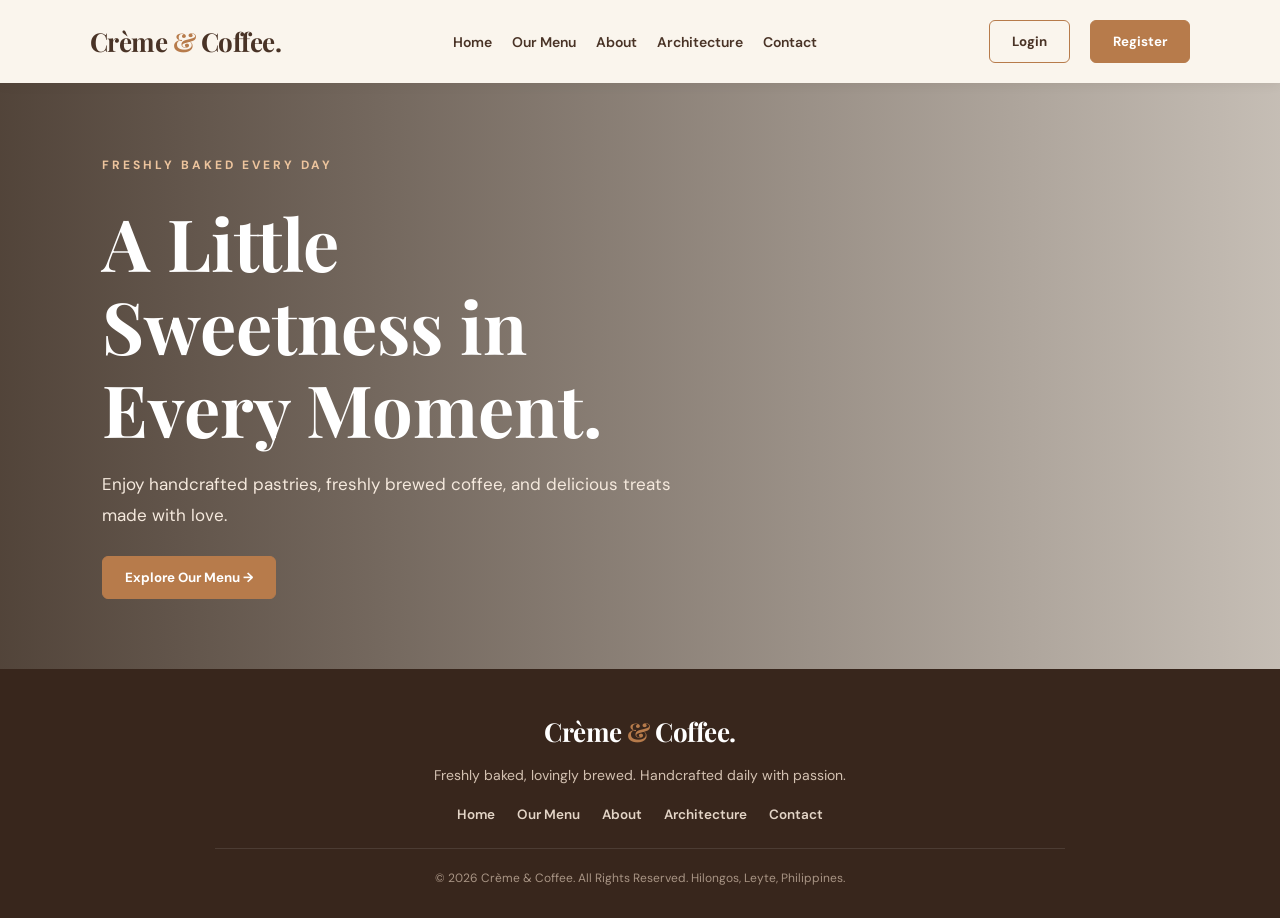
<file: index.html>
<!DOCTYPE html>
<html lang="en">
<head>
    <meta charset="UTF-8">
    <meta name="viewport" content="width=device-width, initial-scale=1.0">
    <title>Crème & Coffee | Artisan Bakery</title>
    <link rel="stylesheet" href="css/style.css">
    <link href="https://fonts.googleapis.com/css2?family=DM+Sans:wght@400;500;600;700&family=Playfair+Display:wght@500;600;700&display=swap" rel="stylesheet">
</head>
<body>

<header>
    <a class="logo" href="#" onclick="showPage('home')">
        Crème <span>&</span> Coffee.
    </a>

    <nav>
        <a href="#" onclick="showPage('home')">Home</a>
        <a href="#" onclick="showPage('menu')">Our Menu</a>
        <a href="#" onclick="showPage('about')">About</a>
        <a href="#" onclick="showPage('architecture')">Architecture</a>
        <a href="#" onclick="showPage('contact')">Contact</a>
    </nav>

    <div class="header-actions" id="headerActions">
        <button class="outline-btn" onclick="showPage('login')">Login</button>
        <button class="main-btn" onclick="showPage('register')">Register</button>
    </div>
</header>

<main>

<!-- HOME -->
<section id="home" class="page hero">
    <div class="hero-content">
        <span class="eyebrow">FRESHLY BAKED EVERY DAY</span>
        <h1>A Little Sweetness in Every Moment.</h1>
        <p>
            Enjoy handcrafted pastries, freshly brewed coffee,
            and delicious treats made with love.
        </p>
        <button class="main-btn" onclick="showPage('menu')">
            Explore Our Menu →
        </button>
    </div>
</section>

<!-- MENU -->
<section id="menu" class="page hidden">
    <div class="section-title">
        <span>OUR SPECIALTIES</span>
        <h2>Fresh from Our Kitchen</h2>
        <p>Handcrafted pastries, artisan coffees, and delectable cakes baked fresh daily.</p>
    </div>

    <!-- ARRANGED MENU CONTROLS: SEARCH, CATEGORY TABS & SORTING -->
    <div class="menu-controls">
        <div class="search-box">
            <input type="search" id="searchProduct"
                placeholder="Search coffee, pastries, cakes..."
                oninput="handleSearch()">
        </div>

        <div class="filter-sort-bar">
            <!-- Dynamic Category Filter Tabs -->
            <div class="category-tabs" id="categoryTabs">
                <button class="category-btn active" onclick="filterCategory('all')">All Items</button>
            </div>

            <!-- Sort Selection -->
            <div class="sort-box">
                <label for="sortProducts" class="sort-label">Sort by:</label>
                <select id="sortProducts" onchange="handleSort(this.value)">
                    <option value="featured">Featured / Category View</option>
                    <option value="price-asc">Price: Low to High</option>
                    <option value="price-desc">Price: High to Low</option>
                    <option value="name-asc">Name: A to Z</option>
                    <option value="name-desc">Name: Z to A</option>
                </select>
            </div>
        </div>
    </div>

    <!-- PRODUCT DISPLAY GRID / CATEGORY SECTIONS -->
    <div class="product-grid" id="productGrid"></div>
</section>

<!-- ABOUT -->
<section id="about" class="page hidden">
    <div class="section-title">
        <span>OUR STORY</span>
        <h2>Made with Love, Baked with Passion.</h2>
        <p>
            At Crème & Coffee, every cup of coffee and every pastry
            is prepared to make your day special.
        </p>
    </div>
</section>

<!-- CONTACT -->
<section id="contact" class="page hidden contact">
    <span class="eyebrow">COME SAY HELLO</span>
    <h2>Your Table is Waiting.</h2>
    <p>Location: Hilongos, Leyte, Philippines</p>
    <p>Email: hello@cremeandcoffee.com</p>
</section>

<!-- ARCHITECTURE -->
<section id="architecture" class="page hidden">
    <div class="section-title">
        <span>HOW IT WORKS</span>
        <h2>System Architecture</h2>
        <p>Every action passes through the application logic, which checks who you are before touching any data.</p>
    </div>
    <div id="archLayers" class="arch"></div>
    <h3 class="arch-heading">Roles</h3>
    <div id="archRoles" class="arch-roles"></div>
    <p id="archNote" class="arch-note"></p>
</section>

<!-- LOGIN -->
<section id="login" class="page hidden auth-section">
    <div class="auth-card">
        <h2>Welcome Back!</h2>
        <p>Login to your Crème & Coffee account.</p>

        <form id="loginForm">
            <label for="loginEmail">Email Address</label>
            <input type="email" id="loginEmail" required>

            <label for="loginPassword">Password</label>
            <input type="password" id="loginPassword" required>

            <button class="main-btn full-btn">Login</button>
        </form>

        <p>Don't have an account?
            <a href="#" onclick="showPage('register')">Register here</a>
        </p>
    </div>
</section>

<!-- REGISTRATION -->
<section id="register" class="page hidden auth-section">
    <div class="auth-card">
        <h2>Create Account</h2>
        <p>Join our coffee-loving community!</p>

        <form id="registerForm">
            <label for="regName">Full Name</label>
            <input type="text" id="regName" required>

            <label for="regEmail">Email Address</label>
            <input type="email" id="regEmail" required>

            <label for="regPassword">Password</label>
            <input type="password" id="regPassword" minlength="8" required>

            <label for="regConfirm">Confirm Password</label>
            <input type="password" id="regConfirm" minlength="8" required>

            <button class="main-btn full-btn">Create Account</button>
        </form>

        <p>Already have an account?
            <a href="#" onclick="showPage('login')">Login here</a>
        </p>
    </div>
</section>

<!-- USER DASHBOARD -->
<section id="userDashboard" class="page hidden dashboard">
    <div class="dashboard-heading">
        <div>
            <span class="eyebrow">CUSTOMER ACCOUNT</span>
            <h2>Welcome, <span id="userName"></span>!</h2>
        </div>
        <button class="outline-btn" onclick="logout()">Logout</button>
    </div>

    <div class="stats-grid">
        <div class="stat-card">
            <h3>My Cart</h3>
            <p id="cartCount">0</p>
        </div>
        <div class="stat-card">
            <h3>Account Status</h3>
            <p>Active</p>
        </div>
    </div>

    <h3>My Shopping Cart</h3>
    <div id="cartItems"></div>
    <h3 id="cartTotal">Total: ₱0.00</h3>
    <button class="main-btn" onclick="checkout()">Place Order</button>

    <h3 class="dashboard-subtitle">My Orders</h3>
    <div id="myOrders"></div>

    <h3 class="dashboard-subtitle">My Profile</h3>
    <p id="profileEmail"></p>
</section>

<!-- ADMIN DASHBOARD -->
<section id="adminDashboard" class="page hidden dashboard">
    <div class="dashboard-heading">
        <div>
            <span class="eyebrow">ADMINISTRATION</span>
            <h2>Admin Dashboard</h2>
        </div>
        <button class="outline-btn" onclick="logout()">Logout</button>
    </div>

    <div class="stats-grid">
        <div class="stat-card">
            <h3>Total Products</h3>
            <p id="totalProducts">0</p>
        </div>
        <div class="stat-card">
            <h3>Registered Users</h3>
            <p id="totalUsers">0</p>
        </div>
        <div class="stat-card">
            <h3>Total Orders</h3>
            <p id="totalOrders">0</p>
        </div>
    </div>

    <div class="admin-panel">
        <h3>Add New Product</h3>

        <form id="productForm">
            <input type="text" id="productName"
                placeholder="Product Name" required>

            <input type="text" id="productDescription"
                placeholder="Product Description" required>

            <input type="number" id="productPrice"
                placeholder="Price in PHP" min="1" step="0.01" required>

            <input type="url" id="productImage"
                placeholder="Image URL" required>

            <select id="productCategory" required>
                <option value="Pastries">Pastries</option>
                <option value="Coffee">Coffee</option>
                <option value="Cakes">Cakes</option>
            </select>

            <button class="main-btn">Add Product</button>
        </form>
    </div>

    <h3>Manage Products</h3>
    <div id="adminProductList"></div>

    <h3 class="dashboard-subtitle">Registered Customers</h3>
    <div id="adminUserList"></div>

    <h3 class="dashboard-subtitle">Customer Orders</h3>
    <div id="adminOrderList"></div>
</section>

</main>

<footer>
    <div class="footer-content">
        <a class="footer-logo" href="#" onclick="showPage('home')">
            Crème <span>&</span> Coffee.
        </a>
        <p class="footer-tagline">Freshly baked, lovingly brewed. Handcrafted daily with passion.</p>
        <nav class="footer-nav">
            <a href="#" onclick="showPage('home')">Home</a>
            <a href="#" onclick="showPage('menu')">Our Menu</a>
            <a href="#" onclick="showPage('about')">About</a>
            <a href="#" onclick="showPage('architecture')">Architecture</a>
            <a href="#" onclick="showPage('contact')">Contact</a>
        </nav>
        <p class="footer-copy">© 2026 Crème & Coffee. All Rights Reserved. Hilongos, Leyte, Philippines.</p>
    </div>
</footer>

<script src="js/app.js"></script>
</body>
</html>
</file>
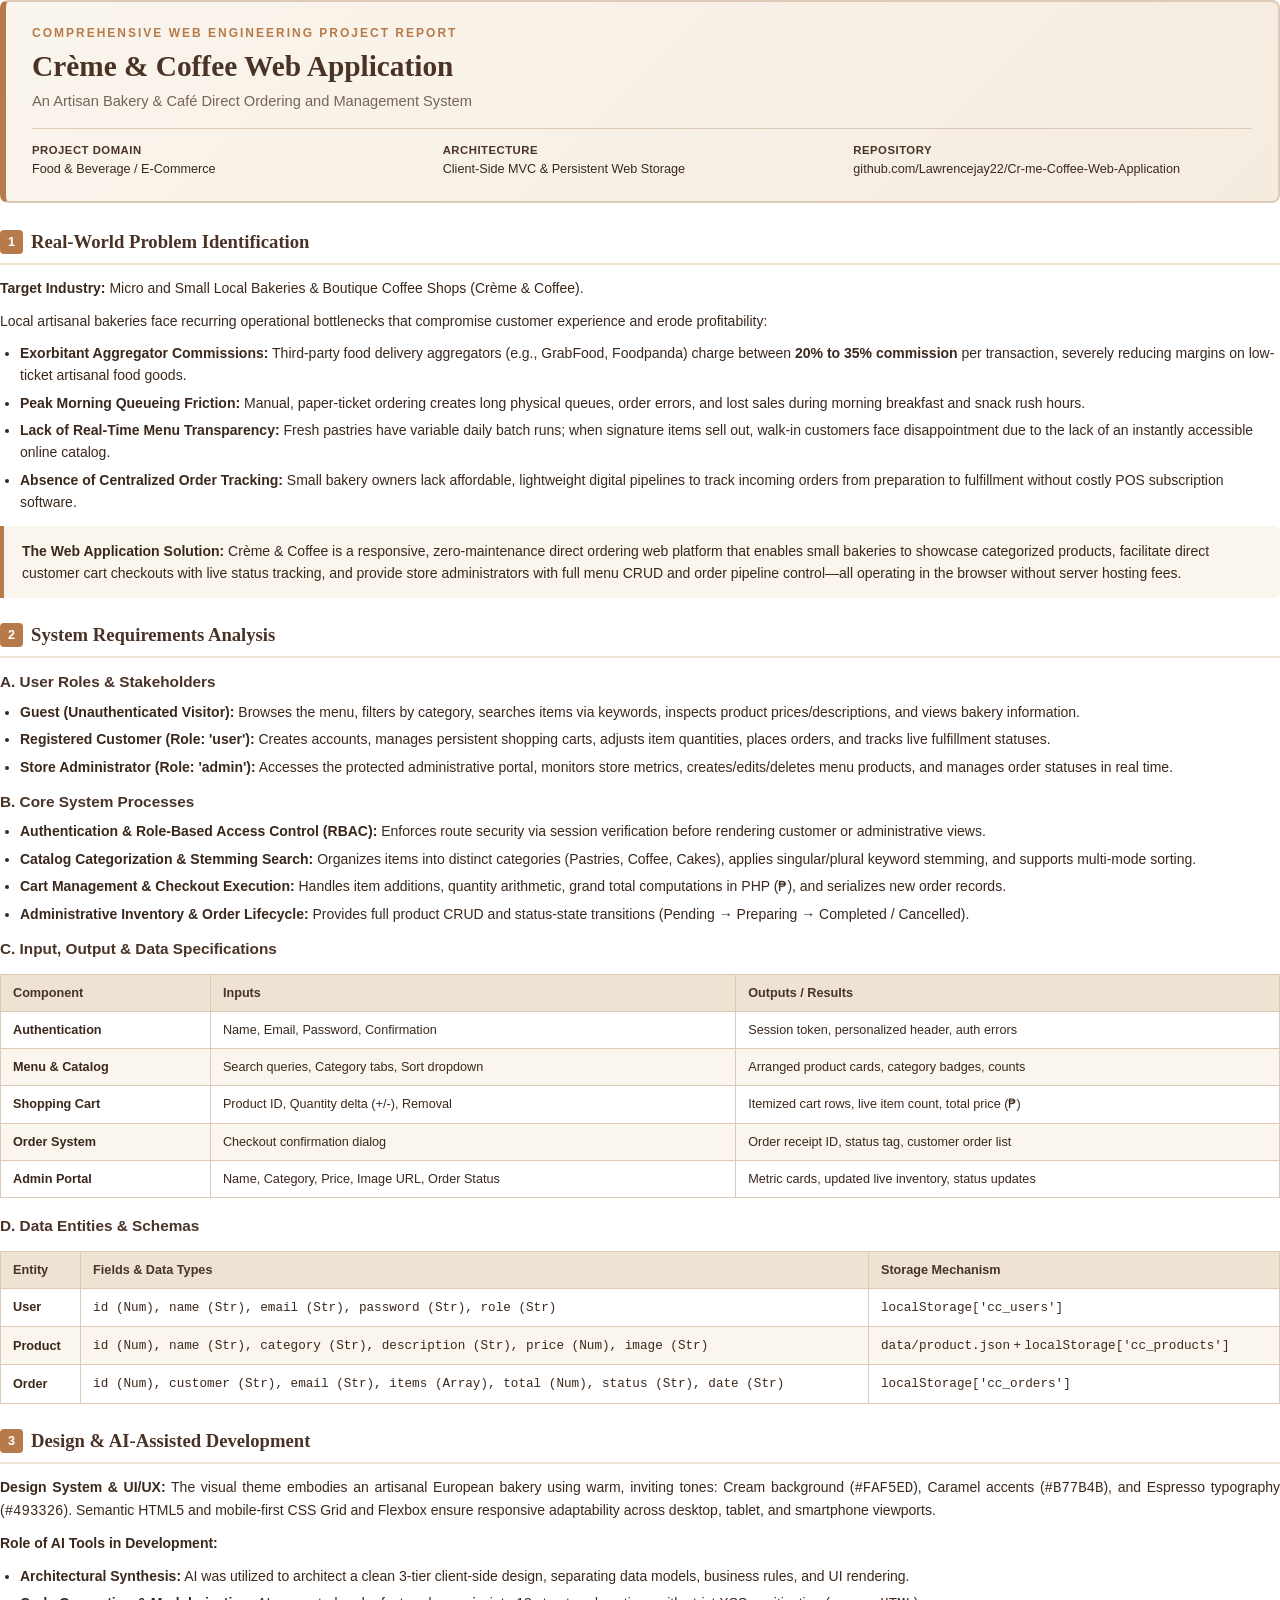
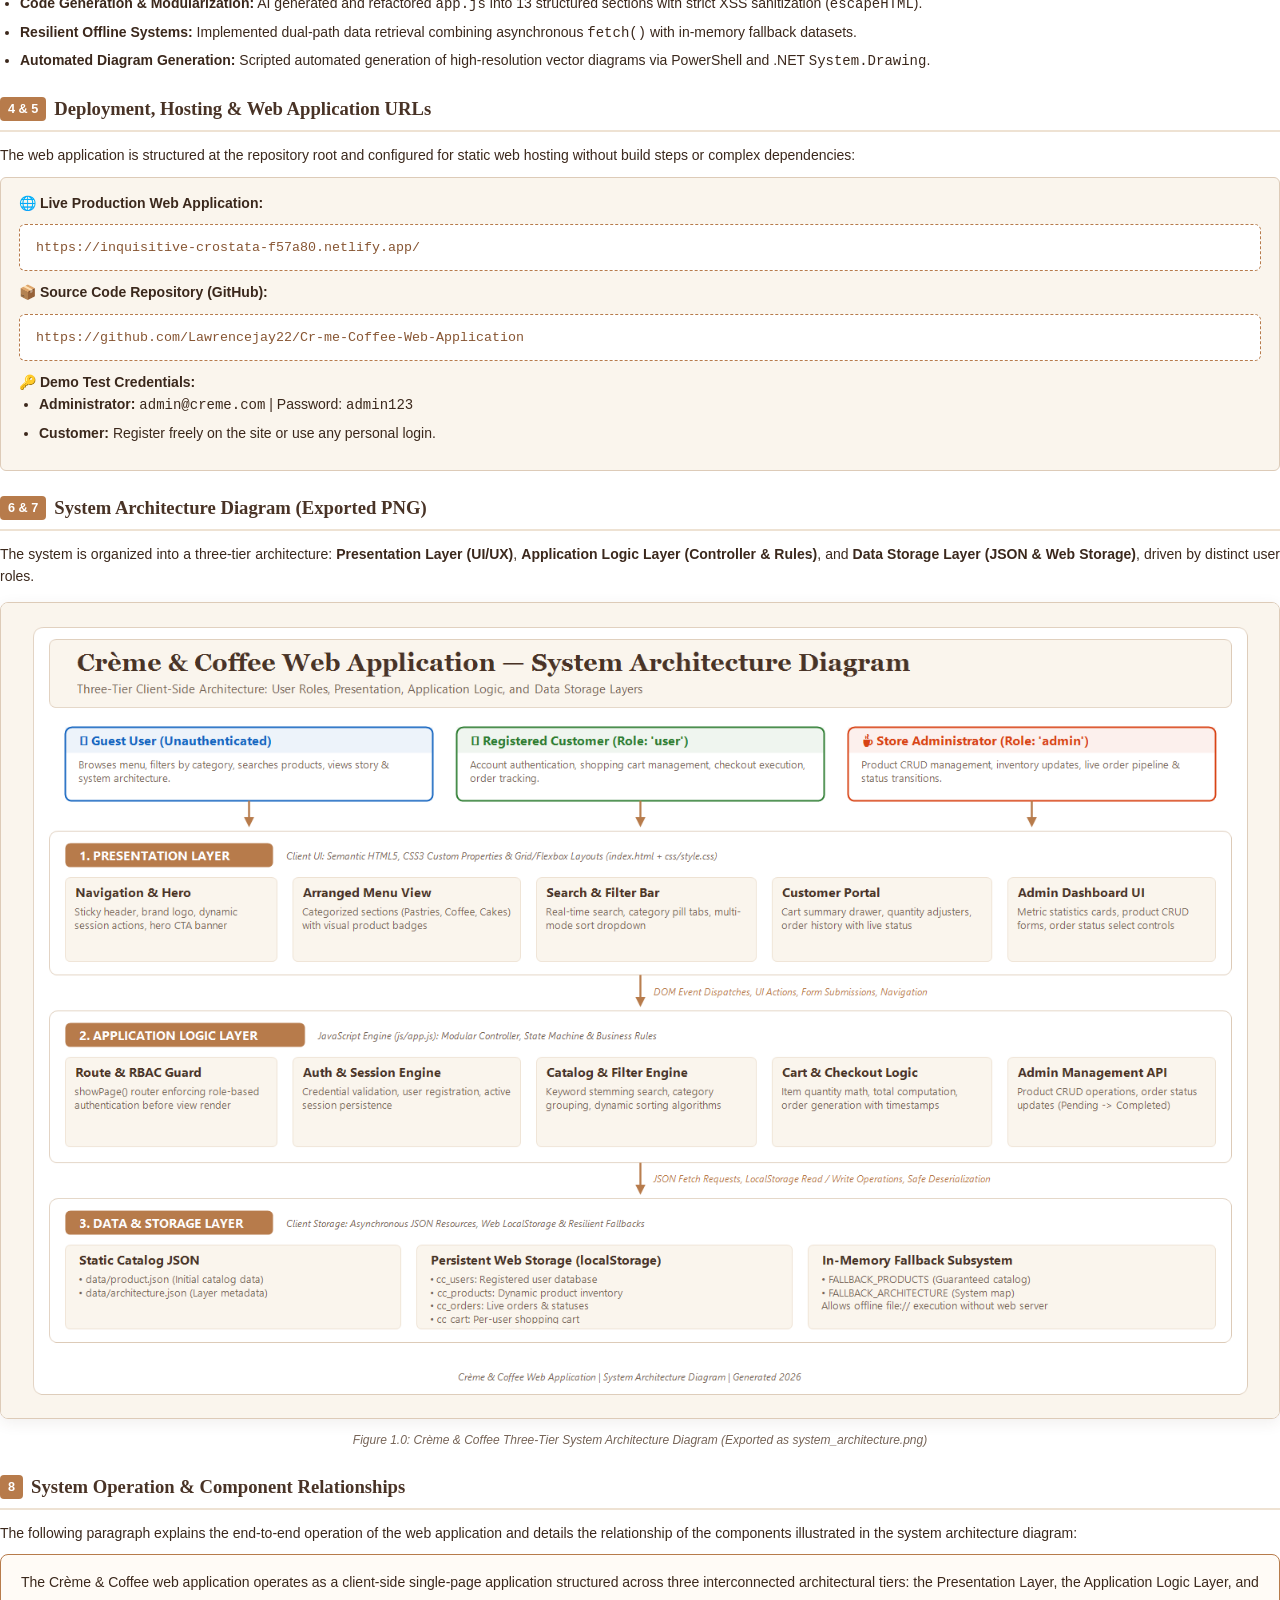
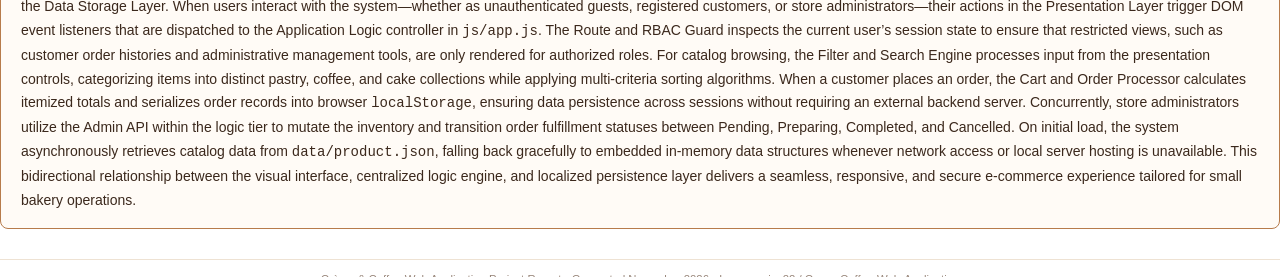
<file: project_report.html>
<!DOCTYPE html>
<html lang="en">

<head>
    <meta charset="UTF-8">
    <title>Crème & Coffee — Web Application Project Report</title>
    <style>
        @page {
            size: A4;
            margin: 18mm 16mm 18mm 16mm;
        }

        *,
        *::before,
        *::after {
            box-sizing: border-box;
            margin: 0;
            padding: 0;
        }

        body {
            font-family: -apple-system, BlinkMacSystemFont, 'Segoe UI', Roboto, Helvetica, Arial, sans-serif;
            color: #3b281c;
            background-color: #ffffff;
            line-height: 1.6;
            font-size: 10.5pt;
        }

        .header-banner {
            background: linear-gradient(135deg, #FAF5ED 0%, #F5ECE0 100%);
            border: 2px solid #DDCBB8;
            border-left: 6px solid #B77B4B;
            border-radius: 8px;
            padding: 22px 26px;
            margin-bottom: 24px;
        }

        .eyebrow {
            font-size: 9pt;
            font-weight: 700;
            letter-spacing: 2px;
            text-transform: uppercase;
            color: #B77B4B;
            margin-bottom: 6px;
        }

        h1 {
            font-size: 22pt;
            color: #493326;
            font-family: Georgia, serif;
            margin-bottom: 6px;
            line-height: 1.2;
        }

        .subtitle {
            font-size: 11pt;
            color: #766457;
            margin-bottom: 12px;
        }

        .meta-grid {
            display: grid;
            grid-template-columns: repeat(3, 1fr);
            gap: 12px;
            margin-top: 14px;
            padding-top: 12px;
            border-top: 1px solid #DDCBB8;
            font-size: 9.5pt;
        }

        .meta-item strong {
            display: block;
            color: #493326;
            font-size: 8.5pt;
            text-transform: uppercase;
            letter-spacing: 0.5px;
        }

        .section-block {
            margin-bottom: 22px;
            page-break-inside: avoid;
        }

        h2 {
            font-family: Georgia, serif;
            font-size: 14pt;
            color: #493326;
            border-bottom: 2px solid #EEE2D3;
            padding-bottom: 6px;
            margin-bottom: 12px;
            display: flex;
            align-items: center;
            gap: 8px;
        }

        h2 .num {
            background: #B77B4B;
            color: white;
            font-family: sans-serif;
            font-size: 9.5pt;
            padding: 2px 8px;
            border-radius: 4px;
            font-weight: 700;
        }

        h3 {
            font-size: 11.5pt;
            color: #493326;
            margin: 12px 0 6px 0;
            font-weight: 700;
        }

        p {
            margin-bottom: 10px;
            text-align: justify;
        }

        ul,
        ol {
            margin-left: 20px;
            margin-bottom: 12px;
        }

        li {
            margin-bottom: 5px;
        }

        .card {
            background: #FAF5ED;
            border: 1px solid #DDCBB8;
            border-radius: 6px;
            padding: 14px 18px;
            margin-bottom: 14px;
        }

        .highlight-card {
            background: #FAF5ED;
            border-left: 4px solid #B77B4B;
            padding: 14px 18px;
            margin: 12px 0;
            border-radius: 0 6px 6px 0;
        }

        table {
            width: 100%;
            border-collapse: collapse;
            margin: 12px 0 16px 0;
            font-size: 9.5pt;
        }

        th,
        td {
            padding: 8px 12px;
            text-align: left;
            border: 1px solid #DDCBB8;
        }

        th {
            background: #EEE2D3;
            color: #493326;
            font-weight: 700;
        }

        tr:nth-child(even) td {
            background: #FAF5ED;
        }

        .url-box {
            background: #FFFFFF;
            border: 1.5px dashed #B77B4B;
            border-radius: 6px;
            padding: 12px 16px;
            margin: 10px 0;
            font-family: Consolas, monospace;
            font-size: 10pt;
            color: #875532;
        }

        .diagram-container {
            text-align: center;
            margin: 14px 0;
            page-break-inside: avoid;
        }

        .diagram-container img {
            width: 100%;
            max-width: 100%;
            border: 1.5px solid #DDCBB8;
            border-radius: 8px;
            box-shadow: 0 4px 15px rgba(73, 51, 38, 0.08);
        }

        .diagram-caption {
            font-size: 9pt;
            font-style: italic;
            color: #766457;
            margin-top: 6px;
        }

        .explanation-box {
            background: #FFFBF6;
            border: 1.5px solid #B77B4B;
            border-radius: 8px;
            padding: 16px 20px;
            margin-top: 10px;
            font-size: 10.5pt;
            line-height: 1.7;
            color: #3b281c;
        }

        .explanation-box strong {
            color: #493326;
        }

        .page-break {
            page-break-after: always;
        }

        .footer-note {
            text-align: center;
            font-size: 8.5pt;
            color: #99877b;
            margin-top: 30px;
            border-top: 1px solid #EEE2D3;
            padding-top: 10px;
        }
    </style>
</head>

<body>

    <!-- COVER / HEADER BANNER -->
    <div class="header-banner">
        <div class="eyebrow">Comprehensive Web Engineering Project Report</div>
        <h1>Crème & Coffee Web Application</h1>
        <div class="subtitle">An Artisan Bakery & Café Direct Ordering and Management System</div>
        <div class="meta-grid">
            <div class="meta-item">
                <strong>Project Domain</strong>
                Food & Beverage / E-Commerce
            </div>
            <div class="meta-item">
                <strong>Architecture</strong>
                Client-Side MVC & Persistent Web Storage
            </div>
            <div class="meta-item">
                <strong>Repository</strong>
                github.com/Lawrencejay22/Cr-me-Coffee-Web-Application
            </div>
        </div>
    </div>

    <!-- SECTION 1 -->
    <div class="section-block">
        <h2><span class="num">1</span> Real-World Problem Identification</h2>
        <p><strong>Target Industry:</strong> Micro and Small Local Bakeries & Boutique Coffee Shops (Crème & Coffee).
        </p>
        <p>Local artisanal bakeries face recurring operational bottlenecks that compromise customer experience and erode
            profitability:</p>
        <ul>
            <li><strong>Exorbitant Aggregator Commissions:</strong> Third-party food delivery aggregators (e.g.,
                GrabFood, Foodpanda) charge between <strong>20% to 35% commission</strong> per transaction, severely
                reducing margins on low-ticket artisanal food goods.</li>
            <li><strong>Peak Morning Queueing Friction:</strong> Manual, paper-ticket ordering creates long physical
                queues, order errors, and lost sales during morning breakfast and snack rush hours.</li>
            <li><strong>Lack of Real-Time Menu Transparency:</strong> Fresh pastries have variable daily batch runs;
                when signature items sell out, walk-in customers face disappointment due to the lack of an instantly
                accessible online catalog.</li>
            <li><strong>Absence of Centralized Order Tracking:</strong> Small bakery owners lack affordable, lightweight
                digital pipelines to track incoming orders from preparation to fulfillment without costly POS
                subscription software.</li>
        </ul>
        <div class="highlight-card">
            <strong>The Web Application Solution:</strong> Crème & Coffee is a responsive, zero-maintenance direct
            ordering web platform that enables small bakeries to showcase categorized products, facilitate direct
            customer cart checkouts with live status tracking, and provide store administrators with full menu CRUD and
            order pipeline control—all operating in the browser without server hosting fees.
        </div>
    </div>

    <!-- SECTION 2 -->
    <div class="section-block">
        <h2><span class="num">2</span> System Requirements Analysis</h2>

        <h3>A. User Roles & Stakeholders</h3>
        <ul>
            <li><strong>Guest (Unauthenticated Visitor):</strong> Browses the menu, filters by category, searches items
                via keywords, inspects product prices/descriptions, and views bakery information.</li>
            <li><strong>Registered Customer (Role: 'user'):</strong> Creates accounts, manages persistent shopping
                carts, adjusts item quantities, places orders, and tracks live fulfillment statuses.</li>
            <li><strong>Store Administrator (Role: 'admin'):</strong> Accesses the protected administrative portal,
                monitors store metrics, creates/edits/deletes menu products, and manages order statuses in real time.
            </li>
        </ul>

        <h3>B. Core System Processes</h3>
        <ul>
            <li><strong>Authentication & Role-Based Access Control (RBAC):</strong> Enforces route security via session
                verification before rendering customer or administrative views.</li>
            <li><strong>Catalog Categorization & Stemming Search:</strong> Organizes items into distinct categories
                (Pastries, Coffee, Cakes), applies singular/plural keyword stemming, and supports multi-mode sorting.
            </li>
            <li><strong>Cart Management & Checkout Execution:</strong> Handles item additions, quantity arithmetic,
                grand total computations in PHP (₱), and serializes new order records.</li>
            <li><strong>Administrative Inventory & Order Lifecycle:</strong> Provides full product CRUD and status-state
                transitions (Pending → Preparing → Completed / Cancelled).</li>
        </ul>

        <h3>C. Input, Output & Data Specifications</h3>
        <table>
            <thead>
                <tr>
                    <th>Component</th>
                    <th>Inputs</th>
                    <th>Outputs / Results</th>
                </tr>
            </thead>
            <tbody>
                <tr>
                    <td><strong>Authentication</strong></td>
                    <td>Name, Email, Password, Confirmation</td>
                    <td>Session token, personalized header, auth errors</td>
                </tr>
                <tr>
                    <td><strong>Menu & Catalog</strong></td>
                    <td>Search queries, Category tabs, Sort dropdown</td>
                    <td>Arranged product cards, category badges, counts</td>
                </tr>
                <tr>
                    <td><strong>Shopping Cart</strong></td>
                    <td>Product ID, Quantity delta (+/-), Removal</td>
                    <td>Itemized cart rows, live item count, total price (₱)</td>
                </tr>
                <tr>
                    <td><strong>Order System</strong></td>
                    <td>Checkout confirmation dialog</td>
                    <td>Order receipt ID, status tag, customer order list</td>
                </tr>
                <tr>
                    <td><strong>Admin Portal</strong></td>
                    <td>Name, Category, Price, Image URL, Order Status</td>
                    <td>Metric cards, updated live inventory, status updates</td>
                </tr>
            </tbody>
        </table>

        <h3>D. Data Entities & Schemas</h3>
        <table>
            <thead>
                <tr>
                    <th>Entity</th>
                    <th>Fields & Data Types</th>
                    <th>Storage Mechanism</th>
                </tr>
            </thead>
            <tbody>
                <tr>
                    <td><strong>User</strong></td>
                    <td><code>id (Num), name (Str), email (Str), password (Str), role (Str)</code></td>
                    <td><code>localStorage['cc_users']</code></td>
                </tr>
                <tr>
                    <td><strong>Product</strong></td>
                    <td><code>id (Num), name (Str), category (Str), description (Str), price (Num), image (Str)</code>
                    </td>
                    <td><code>data/product.json</code> + <code>localStorage['cc_products']</code></td>
                </tr>
                <tr>
                    <td><strong>Order</strong></td>
                    <td><code>id (Num), customer (Str), email (Str), items (Array), total (Num), status (Str), date (Str)</code>
                    </td>
                    <td><code>localStorage['cc_orders']</code></td>
                </tr>
            </tbody>
        </table>
    </div>

    <!-- SECTION 3 -->
    <div class="section-block">
        <h2><span class="num">3</span> Design & AI-Assisted Development</h2>
        <p><strong>Design System & UI/UX:</strong> The visual theme embodies an artisanal European bakery using warm,
            inviting tones: Cream background (<code>#FAF5ED</code>), Caramel accents (<code>#B77B4B</code>), and
            Espresso typography (<code>#493326</code>). Semantic HTML5 and mobile-first CSS Grid and Flexbox ensure
            responsive adaptability across desktop, tablet, and smartphone viewports.</p>
        <p><strong>Role of AI Tools in Development:</strong></p>
        <ul>
            <li><strong>Architectural Synthesis:</strong> AI was utilized to architect a clean 3-tier client-side
                design, separating data models, business rules, and UI rendering.</li>
            <li><strong>Code Generation & Modularization:</strong> AI generated and refactored <code>app.js</code> into
                13 structured sections with strict XSS sanitization (<code>escapeHTML</code>).</li>
            <li><strong>Resilient Offline Systems:</strong> Implemented dual-path data retrieval combining asynchronous
                <code>fetch()</code> with in-memory fallback datasets.
            </li>
            <li><strong>Automated Diagram Generation:</strong> Scripted automated generation of high-resolution vector
                diagrams via PowerShell and .NET <code>System.Drawing</code>.</li>
        </ul>
    </div>

    <div class="page-break"></div>

    <!-- SECTION 4 & 5 -->
    <div class="section-block">
        <h2><span class="num">4 & 5</span> Deployment, Hosting & Web Application URLs</h2>
        <p>The web application is structured at the repository root and configured for static web hosting without build
            steps or complex dependencies:</p>

        <div class="card">
            <strong>🌐 Live Production Web Application:</strong>
            <div class="url-box">https://inquisitive-crostata-f57a80.netlify.app/</div>

            <strong>📦 Source Code Repository (GitHub):</strong>
            <div class="url-box">https://github.com/Lawrencejay22/Cr-me-Coffee-Web-Application</div>

            <strong>🔑 Demo Test Credentials:</strong>
            <ul>
                <li><strong>Administrator:</strong> <code>admin@creme.com</code> | Password: <code>admin123</code></li>
                <li><strong>Customer:</strong> Register freely on the site or use any personal login.</li>
            </ul>
        </div>
    </div>

    <!-- SECTION 6 & 7 -->
    <div class="section-block">
        <h2><span class="num">6 & 7</span> System Architecture Diagram (Exported PNG)</h2>
        <p>The system is organized into a three-tier architecture: <strong>Presentation Layer (UI/UX)</strong>,
            <strong>Application Logic Layer (Controller & Rules)</strong>, and <strong>Data Storage Layer (JSON & Web
                Storage)</strong>, driven by distinct user roles.
        </p>

        <div class="diagram-container">
            <img src="system_architecture.png" alt="System Architecture Diagram">
            <div class="diagram-caption">Figure 1.0: Crème & Coffee Three-Tier System Architecture Diagram (Exported as
                system_architecture.png)</div>
        </div>
    </div>

    <!-- SECTION 8 -->
    <div class="section-block">
        <h2><span class="num">8</span> System Operation & Component Relationships</h2>
        <p>The following paragraph explains the end-to-end operation of the web application and details the relationship
            of the components illustrated in the system architecture diagram:</p>

        <div class="explanation-box">
            The Crème & Coffee web application operates as a client-side single-page application structured across three
            interconnected architectural tiers: the Presentation Layer, the Application Logic Layer, and the Data
            Storage Layer. When users interact with the system—whether as unauthenticated guests, registered customers,
            or store administrators—their actions in the Presentation Layer trigger DOM event listeners that are
            dispatched to the Application Logic controller in <code>js/app.js</code>. The Route and RBAC Guard inspects
            the current user’s session state to ensure that restricted views, such as customer order histories and
            administrative management tools, are only rendered for authorized roles. For catalog browsing, the Filter
            and Search Engine processes input from the presentation controls, categorizing items into distinct pastry,
            coffee, and cake collections while applying multi-criteria sorting algorithms. When a customer places an
            order, the Cart and Order Processor calculates itemized totals and serializes order records into browser
            <code>localStorage</code>, ensuring data persistence across sessions without requiring an external backend
            server. Concurrently, store administrators utilize the Admin API within the logic tier to mutate the
            inventory and transition order fulfillment statuses between Pending, Preparing, Completed, and Cancelled. On
            initial load, the system asynchronously retrieves catalog data from <code>data/product.json</code>, falling
            back gracefully to embedded in-memory data structures whenever network access or local server hosting is
            unavailable. This bidirectional relationship between the visual interface, centralized logic engine, and
            localized persistence layer delivers a seamless, responsive, and secure e-commerce experience tailored for
            small bakery operations.
        </div>
    </div>

    <div class="footer-note">
        Crème & Coffee Web Application Project Report • Generated November 2026 • Lawrencejay22 / Cr-me-Coffee-Web-Application
    </div>

</body>

</html>
</file>
<file: css/style.css>
:root {
    --cream: #faf5ed;
    --brown: #493326;
    --caramel: #b77b4b;
    --caramel-dark: #875532;
    --light: #eee2d3;
    --light-border: #ddcbb8;
    --white: #ffffff;
    --muted: #766457;
    --shadow: 0 5px 20px rgba(73, 51, 38, 0.08);
}

* {
    margin: 0;
    padding: 0;
    box-sizing: border-box;
    scroll-behavior: smooth;
}

html {
    height: 100%;
}

body {
    font-family: 'DM Sans', sans-serif;
    background: var(--cream);
    color: var(--brown);
    min-height: 100vh;
    display: flex;
    flex-direction: column;
}

main {
    flex: 1 0 auto;
    display: flex;
    flex-direction: column;
}

.page {
    flex: 1;
    display: block;
}

.page.hidden, .hidden {
    display: none !important;
}

/* =====================================
   HEADER & NAVIGATION
   ===================================== */
header {
    display: flex;
    align-items: center;
    justify-content: space-between;
    padding: 20px 7%;
    background: var(--cream);
    position: sticky;
    top: 0;
    z-index: 100;
    box-shadow: 0 2px 10px rgba(73, 51, 38, 0.08);
}

.logo {
    font: bold 26px 'Playfair Display', serif;
    color: var(--brown);
    text-decoration: none;
    letter-spacing: -0.5px;
}

.logo span {
    color: var(--caramel);
}

nav, .header-actions {
    display: flex;
    align-items: center;
    gap: 20px;
}

nav a {
    color: var(--brown);
    text-decoration: none;
    font-size: 14px;
    font-weight: 600;
    transition: color 0.2s ease;
}

nav a:hover {
    color: var(--caramel);
}

button {
    cursor: pointer;
    font-family: inherit;
    transition: all 0.2s ease;
}

.main-btn, .outline-btn {
    padding: 12px 22px;
    border-radius: 6px;
    font-weight: 700;
    border: 1px solid var(--caramel);
}

.main-btn {
    background: var(--caramel);
    color: white;
}

.main-btn:hover {
    background: var(--caramel-dark);
}

.outline-btn {
    background: transparent;
    color: var(--brown);
}

.outline-btn:hover {
    background: var(--light);
}

/* =====================================
   HERO SECTION
   ===================================== */
.hero {
    min-height: 580px;
    display: flex;
    align-items: center;
    padding: 70px 8%;
    color: white;
    background:
        linear-gradient(90deg, rgba(40, 24, 13, 0.8), rgba(40, 24, 13, 0.25)),
        url('https://images.unsplash.com/photo-1509440159596-0249088772ff?w=1800')
        center/cover no-repeat;
}

.hero-content {
    max-width: 570px;
}

.eyebrow {
    color: var(--caramel);
    letter-spacing: 3px;
    font-size: 12px;
    font-weight: bold;
    display: inline-block;
    margin-bottom: 8px;
}

.hero .eyebrow {
    color: #edc49d;
}

.hero h1 {
    font: 700 clamp(42px, 6vw, 72px) 'Playfair Display', serif;
    line-height: 1.15;
    margin: 20px 0;
}

.hero p {
    color: #f5e9dd;
    line-height: 1.8;
    margin-bottom: 25px;
    font-size: 17px;
}

section {
    padding: 75px 8%;
}

.hidden {
    display: none !important;
}

.section-title {
    text-align: center;
    margin-bottom: 35px;
}

.section-title h2 {
    font: 40px 'Playfair Display', serif;
    margin: 12px 0;
}

.section-title p {
    color: var(--muted);
    line-height: 1.8;
}

/* =====================================
   MENU CONTROLS (SEARCH, TABS, SORT)
   ===================================== */
.menu-controls {
    max-width: 1050px;
    margin: 0 auto 35px;
    display: flex;
    flex-direction: column;
    gap: 20px;
}

.search-box {
    width: 100%;
}

.search-box input {
    width: 100%;
    padding: 14px 20px;
    border-radius: 30px;
    border: 1px solid var(--light-border);
    background: var(--white);
    font-size: 15px;
    box-shadow: 0 2px 8px rgba(73, 51, 38, 0.04);
}

.filter-sort-bar {
    display: flex;
    justify-content: space-between;
    align-items: center;
    flex-wrap: wrap;
    gap: 15px;
}

.category-tabs {
    display: flex;
    flex-wrap: wrap;
    gap: 10px;
    align-items: center;
}

.category-btn {
    padding: 8px 18px;
    border-radius: 20px;
    border: 1px solid var(--light-border);
    background: var(--white);
    color: var(--brown);
    font-weight: 600;
    font-size: 14px;
    transition: all 0.2s ease;
}

.category-btn:hover {
    border-color: var(--caramel);
    color: var(--caramel);
}

.category-btn.active {
    background: var(--caramel);
    border-color: var(--caramel);
    color: var(--white);
    box-shadow: 0 3px 10px rgba(183, 123, 75, 0.25);
}

.sort-box {
    display: flex;
    align-items: center;
    gap: 10px;
}

.sort-label {
    font-size: 13px;
    font-weight: 600;
    color: var(--muted);
}

.sort-box select {
    padding: 8px 14px;
    border-radius: 20px;
    border: 1px solid var(--light-border);
    background: var(--white);
    font-size: 13px;
    font-weight: 600;
    color: var(--brown);
    width: auto;
    cursor: pointer;
}

/* =====================================
   PRODUCT GRID & ARRANGEMENT
   ===================================== */
.category-section {
    margin-bottom: 45px;
}

.category-section-header {
    display: flex;
    align-items: baseline;
    gap: 12px;
    margin-bottom: 20px;
    border-bottom: 2px solid var(--light);
    padding-bottom: 8px;
}

.category-section-title {
    font: 26px 'Playfair Display', serif;
    color: var(--brown);
}

.category-item-count {
    font-size: 13px;
    color: var(--muted);
    font-weight: 500;
}

.product-grid {
    display: grid;
    grid-template-columns: repeat(3, 1fr);
    gap: 25px;
}

.product-card {
    background: white;
    border-radius: 10px;
    overflow: hidden;
    box-shadow: var(--shadow);
    display: flex;
    flex-direction: column;
    position: relative;
    transition: transform 0.25s ease, box-shadow 0.25s ease;
}

.product-card:hover {
    transform: translateY(-4px);
    box-shadow: 0 10px 25px rgba(73, 51, 38, 0.12);
}

.product-image-container {
    position: relative;
    width: 100%;
    height: 230px;
    overflow: hidden;
}

.product-card img {
    width: 100%;
    height: 100%;
    object-fit: cover;
    transition: transform 0.3s ease;
}

.product-card:hover img {
    transform: scale(1.04);
}

.category-badge {
    position: absolute;
    top: 12px;
    left: 12px;
    background: rgba(250, 245, 237, 0.94);
    color: var(--brown);
    padding: 5px 12px;
    border-radius: 20px;
    font-size: 11px;
    font-weight: 700;
    letter-spacing: 0.5px;
    text-transform: uppercase;
    box-shadow: 0 2px 6px rgba(0, 0, 0, 0.15);
    backdrop-filter: blur(4px);
}

.product-info {
    padding: 22px;
    display: flex;
    flex-direction: column;
    flex: 1;
}

.product-info h3 {
    font: 22px 'Playfair Display', serif;
    color: var(--brown);
}

.product-info p {
    color: #85766b;
    font-size: 13px;
    margin: 12px 0;
    line-height: 1.6;
    flex: 1;
}

.product-footer {
    display: flex;
    align-items: center;
    justify-content: space-between;
    margin-top: 15px;
}

.price {
    color: var(--caramel);
    font-size: 20px;
    font-weight: bold;
}

.product-info .main-btn {
    display: block;
    width: 100%;
    margin-top: 15px;
}

.empty-state {
    text-align: center;
    padding: 50px 20px;
    color: var(--muted);
    font-size: 16px;
    grid-column: 1 / -1;
}

/* =====================================
   AUTH SECTIONS
   ===================================== */
.auth-section {
    min-height: 650px;
    display: flex;
    justify-content: center;
    align-items: center;
}

.auth-card {
    background: white;
    padding: 40px;
    border-radius: 10px;
    width: 100%;
    max-width: 430px;
    box-shadow: 0 8px 30px rgba(73, 51, 38, 0.1);
}

.auth-card h2 {
    font: 32px 'Playfair Display', serif;
    margin-bottom: 10px;
}

.auth-card p {
    color: var(--muted);
    margin: 12px 0;
}

.auth-card a {
    color: var(--caramel);
    font-weight: 600;
}

form {
    display: grid;
    gap: 12px;
    margin: 20px 0;
}

label {
    font-size: 13px;
    font-weight: bold;
}

input, select {
    padding: 13px;
    width: 100%;
    border: 1px solid var(--light-border);
    border-radius: 6px;
    background: white;
    font: inherit;
}

input:focus, select:focus {
    outline: 2px solid var(--caramel);
}

.full-btn {
    width: 100%;
}

/* =====================================
   DASHBOARDS
   ===================================== */
.dashboard {
    min-height: 600px;
}

.dashboard-heading {
    display: flex;
    justify-content: space-between;
    align-items: center;
    margin-bottom: 35px;
}

.dashboard-heading h2 {
    font: 36px 'Playfair Display', serif;
    margin-top: 10px;
}

.stats-grid {
    display: grid;
    grid-template-columns: repeat(3, 1fr);
    gap: 20px;
    margin-bottom: 40px;
}

.stat-card {
    background: white;
    padding: 25px;
    border-radius: 8px;
    border-left: 4px solid var(--caramel);
    box-shadow: var(--shadow);
}

.stat-card p {
    font: 28px 'Playfair Display', serif;
    margin-top: 10px;
}

.dashboard h3 {
    font: 23px 'Playfair Display', serif;
    margin: 25px 0 15px;
}

.dashboard-subtitle {
    margin-top: 45px !important;
}

.admin-panel {
    background: var(--light);
    padding: 25px;
    border-radius: 8px;
    margin-bottom: 35px;
}

.admin-panel form {
    grid-template-columns: repeat(2, 1fr);
}

.admin-panel button {
    grid-column: span 2;
}

.admin-row, .cart-row {
    background: white;
    padding: 15px;
    margin: 10px 0;
    border-radius: 6px;
    display: flex;
    justify-content: space-between;
    align-items: center;
    gap: 12px;
    box-shadow: 0 2px 8px rgba(73, 51, 38, 0.04);
}

.admin-row button, .cart-row button {
    padding: 8px 12px;
    border: none;
    border-radius: 4px;
    background: var(--caramel);
    color: white;
}

.admin-row button:hover, .cart-row button:hover {
    background: var(--caramel-dark);
}

/* =====================================
   CONTACT & FOOTER
   ===================================== */
.contact {
    text-align: center;
    background: var(--light);
}

.contact h2 {
    font: 38px 'Playfair Display', serif;
    margin: 15px;
}

.contact p {
    line-height: 2;
    color: var(--muted);
}

footer {
    margin-top: auto;
    width: 100%;
    text-align: center;
    padding: 45px 20px 30px;
    background: #38261c;
    color: white;
}

.footer-content {
    max-width: 850px;
    margin: 0 auto;
    display: flex;
    flex-direction: column;
    align-items: center;
    gap: 15px;
}

.footer-logo {
    font: bold 26px 'Playfair Display', serif;
    color: white;
    text-decoration: none;
    letter-spacing: -0.5px;
}

.footer-logo span {
    color: var(--caramel);
}

.footer-tagline {
    color: #d3c1b1;
    font-size: 14px;
    max-width: 480px;
    line-height: 1.6;
}

.footer-nav {
    display: flex;
    flex-wrap: wrap;
    justify-content: center;
    gap: 22px;
    margin: 5px 0 10px;
}

.footer-nav a {
    color: #e4d5c7;
    text-decoration: none;
    font-size: 13.5px;
    font-weight: 600;
    transition: color 0.2s ease;
}

.footer-nav a:hover {
    color: var(--caramel);
}

.footer-copy {
    color: #a89484;
    font-size: 12px;
    border-top: 1px solid rgba(255, 255, 255, 0.1);
    padding-top: 20px;
    width: 100%;
    line-height: 1.6;
}

/* =====================================
   ARCHITECTURE PAGE
   ===================================== */
.arch {
    max-width: 760px;
    margin: 0 auto;
}

.arch-layer {
    background: white;
    border-left: 4px solid var(--caramel);
    border-radius: 8px;
    padding: 20px 24px;
    box-shadow: var(--shadow);
}

.arch-layer h3 {
    font: 20px 'Playfair Display', serif;
    margin-bottom: 10px;
}

.arch-layer ul {
    margin-left: 20px;
    line-height: 1.8;
    color: var(--muted);
}

.arch-arrow {
    text-align: center;
    color: var(--caramel);
    font-size: 24px;
    line-height: 1.6;
}

.arch-heading {
    font: 26px 'Playfair Display', serif;
    text-align: center;
    margin: 45px 0 20px;
}

.arch-roles {
    display: grid;
    grid-template-columns: repeat(3, 1fr);
    gap: 20px;
    max-width: 900px;
    margin: 0 auto;
}

.arch-roles div {
    background: var(--light);
    border-radius: 8px;
    padding: 20px;
    line-height: 1.6;
}

.arch-roles strong {
    display: block;
    font: 20px 'Playfair Display', serif;
    margin-bottom: 6px;
}

.arch-note {
    max-width: 760px;
    margin: 35px auto 0;
    text-align: center;
    color: var(--muted);
    line-height: 1.7;
}

.admin-row select {
    width: auto;
}

/* =====================================
   RESPONSIVE DESIGN
   ===================================== */
@media(max-width: 950px) {
    .product-grid {
        grid-template-columns: repeat(2, 1fr);
    }
}

@media(max-width: 850px) {
    header {
        flex-wrap: wrap;
        gap: 15px;
    }

    nav {
        order: 3;
        width: 100%;
        justify-content: center;
        flex-wrap: wrap;
    }

    .arch-roles {
        grid-template-columns: 1fr;
    }
}

@media(max-width: 650px) {
    header {
        padding: 15px 5%;
    }

    nav {
        gap: 12px;
    }

    nav a {
        font-size: 12px;
    }

    .header-actions {
        gap: 7px;
    }

    .header-actions button {
        padding: 9px 12px;
    }

    .hero {
        min-height: 480px;
        padding: 50px 7%;
    }

    section {
        padding: 55px 6%;
    }

    .product-grid, .stats-grid {
        grid-template-columns: 1fr;
    }

    .filter-sort-bar {
        flex-direction: column;
        align-items: stretch;
    }

    .sort-box {
        justify-content: space-between;
    }

    .admin-panel form {
        grid-template-columns: 1fr;
    }

    .admin-panel button {
        grid-column: auto;
    }

    .dashboard-heading {
        align-items: flex-start;
        gap: 15px;
    }

    .auth-card {
        padding: 25px;
    }

    .admin-row {
        flex-wrap: wrap;
    }
}
</file>
